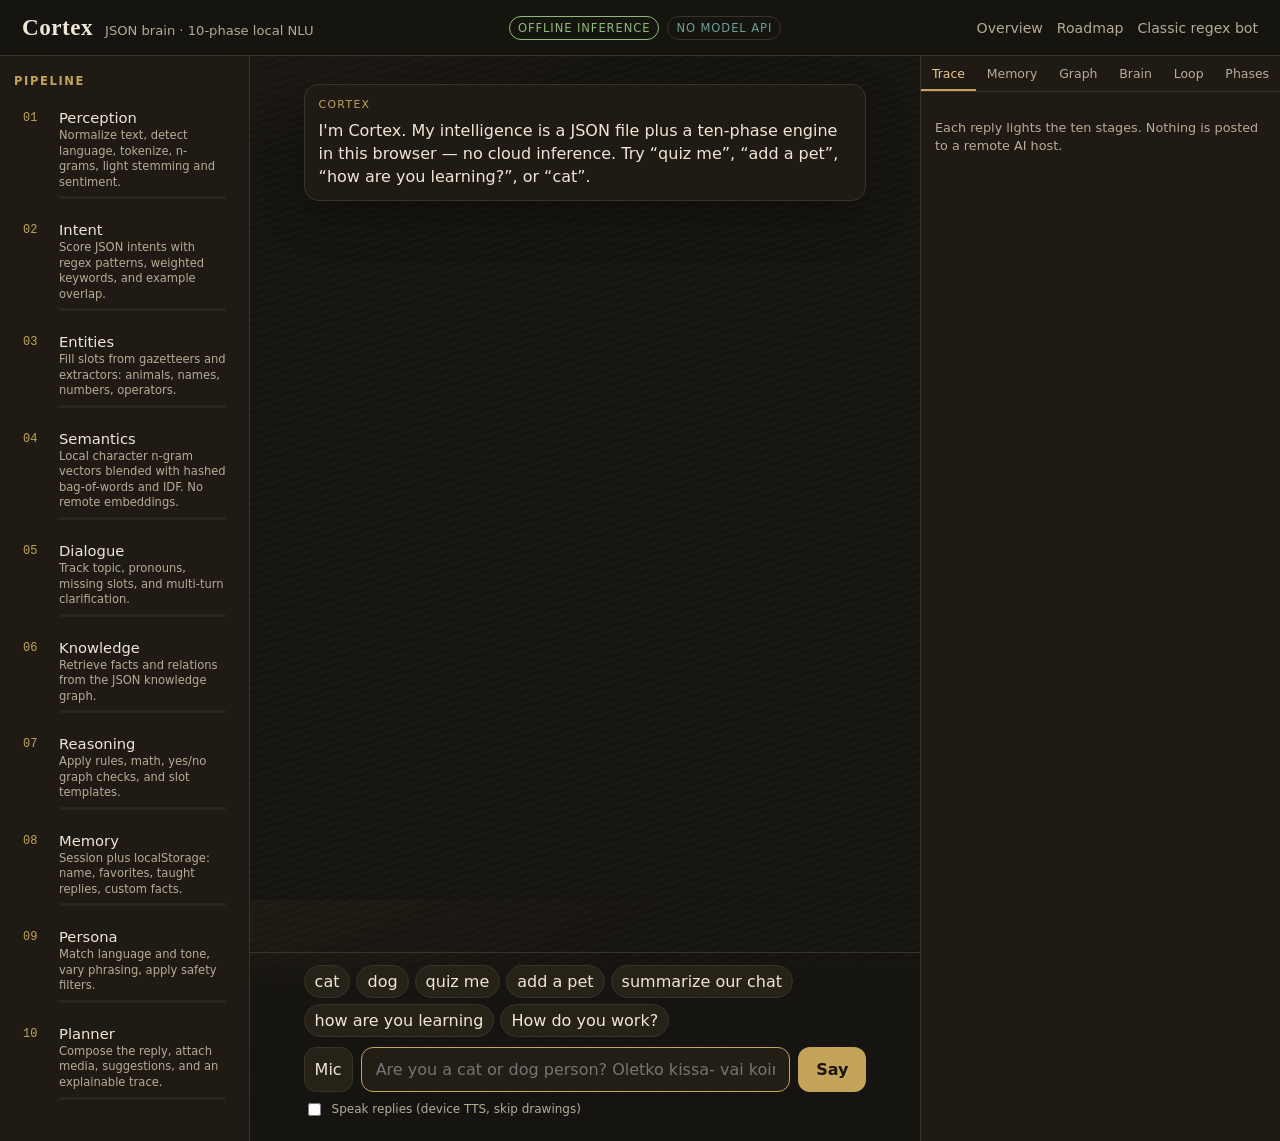
<file: index.html>
<!DOCTYPE html>
<html lang="en">
  <head>
    <meta charset="utf-8">
    <meta name="viewport" content="width=device-width, initial-scale=1">
    <title>Cortex — on-device JSON intelligence</title>
    <meta name="description" content="Ten-phase conversational engine that runs entirely in HTML, CSS, and JS from a JSON brain. No cloud inference.">
    <meta name="theme-color" content="#161410">
    <link rel="manifest" href="manifest.webmanifest">
    <link rel="stylesheet" href="css/app.css">
  </head>
  <body>
    <div class="app">
      <header class="topbar">
        <div class="brand">
          <h1>Cortex</h1>
          <span class="tag">JSON brain · 10-phase local NLU</span>
        </div>
        <div class="badges">
          <span class="badge live">offline inference</span>
          <span class="badge">no model API</span>
          <span class="badge" id="cache-badge" hidden>cached shell</span>
        </div>
        <nav>
          <a href="OVERVIEW.md">Overview</a>
          <a href="ROADMAP.md">Roadmap</a>
          <a href="chatBot.html">Classic regex bot</a>
        </nav>
      </header>

      <div class="workspace">
        <aside class="rail" aria-label="Pipeline phases">
          <h2>Pipeline</h2>
          <div id="phase-list"></div>
        </aside>

        <main class="stage">
          <div id="transcript" class="transcript" aria-live="polite"></div>
          <div class="composer">
            <div id="chips" class="chips"></div>
            <div class="row">
              <button type="button" id="mic" class="icon-btn" hidden title="Voice in (browser speech API — OS may send audio to a vendor recognizer; Cortex does not)">Mic</button>
              <input id="input" type="text" autofocus autocomplete="off" placeholder="Are you a cat or dog person? Oletko kissa- vai koiraihminen?">
              <button class="primary" id="say" type="button">Say</button>
            </div>
            <label class="tts-toggle" id="tts-wrap" hidden>
              <input type="checkbox" id="tts"> Speak replies (device TTS, skip drawings)
            </label>
          </div>
        </main>

        <aside class="inspector">
          <div class="tabs">
            <button type="button" class="active" data-tab="trace">Trace</button>
            <button type="button" data-tab="memory">Memory</button>
            <button type="button" data-tab="graph">Graph</button>
            <button type="button" data-tab="brain">Brain</button>
            <button type="button" data-tab="loop">Loop</button>
            <button type="button" data-tab="roadmap">Phases</button>
          </div>
          <div class="panel-body" data-pane="trace">
            <p class="hint">Each reply lights the ten stages. Nothing is posted to a remote AI host.</p>
            <div id="trace-list"></div>
          </div>
          <div class="panel-body hidden mem" data-pane="memory">
            <p class="hint">Persisted with localStorage in this browser only.</p>
            <div class="actions">
              <button id="reset-mem" type="button">Clear memory</button>
            </div>
            <div id="mem-view"></div>
          </div>
          <div class="panel-body hidden" data-pane="graph">
            <p class="hint">JSON nodes and is_a edges. Click a circle for summary. Last reply highlights the nodes it used.</p>
            <div id="graph-svg"></div>
            <p id="graph-detail" class="hint"></p>
          </div>
          <div class="panel-body hidden" data-pane="brain">
            <p class="hint">The entire skill set is this JSON document. Edit and apply — the engine recompiles in-page.</p>
            <div id="pack-list" class="pack-list"></div>
            <div class="actions">
              <button id="apply-brain" type="button">Apply JSON</button>
              <button id="download-brain" type="button">Export</button>
              <label class="file-btn">Import <input id="import-brain" type="file" accept="application/json" hidden></label>
            </div>
            <p id="brain-error" class="err"></p>
            <textarea id="brain-json" class="brain" spellcheck="false" aria-label="Brain JSON"></textarea>
          </div>
          <div class="panel-body hidden" data-pane="loop">
            <p class="hint">On-device loop: reward from thanks / “that’s wrong” / meant: labels, then rehearse paraphrases and raise the adapters that actually helped. Nothing leaves this browser.</p>
            <div class="actions">
              <button id="loop-practice" type="button">Practice now</button>
              <button id="loop-reset" type="button">Reset loop</button>
            </div>
            <div id="loop-view"></div>
          </div>
          <div class="panel-body hidden" data-pane="roadmap">
            <p class="hint">Implemented end-to-end in HTML, CSS, and JavaScript. The cloud is not in the request path.</p>
            <div id="roadmap-list"></div>
          </div>
        </aside>
      </div>
    </div>

    <div id="diff-modal" class="modal hidden" role="dialog" aria-labelledby="diff-title">
      <div class="card">
        <h3 id="diff-title">Brain import diff</h3>
        <p id="diff-summary" class="hint"></p>
        <ul id="diff-list"></ul>
        <div class="actions">
          <button id="diff-apply" type="button" class="primary">Apply all</button>
          <button id="diff-intents" type="button">Apply intents only</button>
          <button id="diff-cancel" type="button">Cancel</button>
        </div>
      </div>
    </div>

    <script src="js/engine.js"></script>
    <script src="js/app.js"></script>
  </body>
</html>
</file>
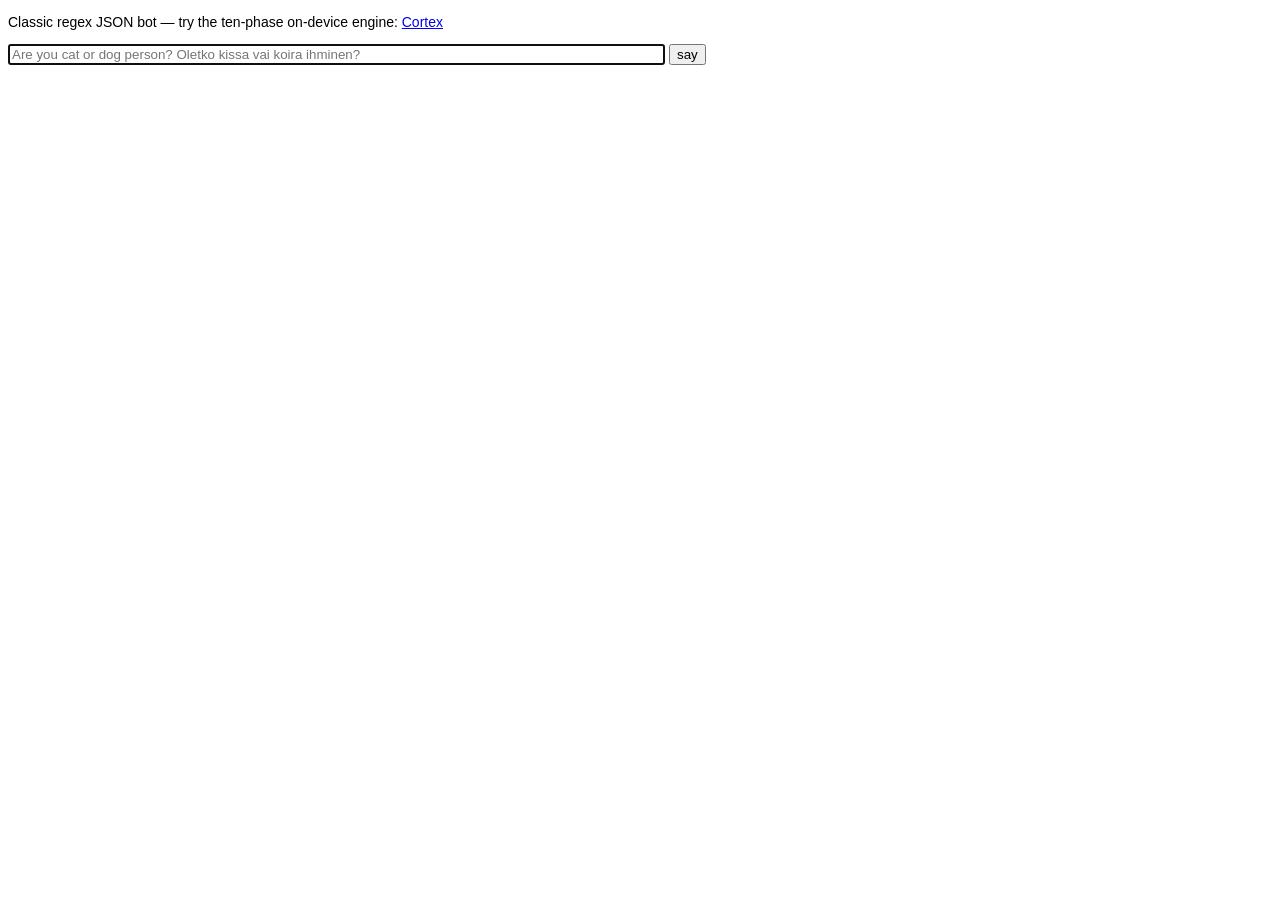
<file: chatBot.html>
<!DOCTYPE html>
<html>
    <head>
        <meta charset="utf-8">
        <title>ChatBot</title>
        <meta name="viewport" content="width=device-width, initial-scale=1">
        <script>
        //say cat or dog or both
var dogOrcat = [
    {"re": /(cat|kissa|cats|kissoista)/gi, "output": "\<img height\=\"500\" width\=\"500\" src=\"http://pak101.com/forum/HotEngine/2011/6/13/innocent_cat_zlxso.jpg\">"},
    {"re": /(dog|koira|dogs|koirista)/gi, "output": "\<img  height\=\"500\" width\=\"500\" src=\"https://www.nationalgeographic.com/content/dam/animals/thumbs/rights-exempt/mammals/d/domestic-dog_thumb.jpg \">"},
    {"re": /(both|molemmista|molemmat)/gi, "output": "\<img height\=\"500\" width\=\"500\" src=\"http://pak101.com/forum/HotEngine/2011/6/13/innocent_cat_zlxso.jpg\"> \<img  height\=\"500\" width\=\"500\" src=\"https://www.nationalgeographic.com/content/dam/animals/thumbs/rights-exempt/mammals/d/domestic-dog_thumb.jpg \">"},
    {"re": /^(hi|hello|hey)/gi, "output": ["Hi! Nice to meet you", "Hello stranger!"]},    
    {"re": /.*/gi, "output": ["Write cat or dog to see cute pic!", "Wanna see cat or dog picture?"]}
];

    // return a random item form an array of items
    function randomItem(items) {
        return items[Math.floor(Math.random()*items.length)];
    }

            // preprocess the user input, so that extra words and characters
            // are discarded and everything is converted to lowercase
            function preprocess(input) {
                return input.trim().replace(/\s\s+/gi, " ").
                replace(/[!.?]+$/g, "").toLowerCase();
            }
    
            // create a response based on the pattern matching
            // patterns is a list of objects with the following syntax
            // {"re": /regular exp/gi, "output": "Output string"}
            // {"re": /regular exp/gi, "output": ["string1", "string2..."}
            function process(input, patterns) {
                for(let pattern of patterns) {
                    if (input.match(pattern.re)) {
                        if (typeof(pattern.output)=="string") {
                            var s = pattern.output;
                        } else {
                            var s = randomItem(pattern.output);   
                        }
                        return s.replace(/\*/gi, input);
                    }
                }
            }
            function say() {
                var input = document.getElementById("input").value;
                var output = process(preprocess(input), dogOrcat);
                document.getElementById("output").innerHTML = output;
            }
        </script>
    </head>
    <body>
<p style="font-family:sans-serif;font-size:14px;">Classic regex JSON bot — try the ten-phase on-device engine: <a href="index.html">Cortex</a></p>
<form>
    <input type="text" id="input" name="input" size="80" autofocus placeholder="Are you cat or dog person? Oletko kissa vai koira ihminen?">
    <input type="button" value="say" onclick="say()"><br>
    <output id="output"></output>
</form>
</body>
</html>
</file>
<file: css/app.css>
:root {
  --ink: #efe6d6;
  --ink-dim: #b7ab96;
  --paper: #161410;
  --panel: #1f1b14;
  --panel-2: #272218;
  --line: #3a3428;
  --brass: #c4a35a;
  --brass-2: #e8c98a;
  --patina: #6f9e98;
  --ember: #c46c54;
  --user: #3a3328;
  --ok: #8fba7a;
  --shadow: 0 18px 40px rgba(0, 0, 0, 0.28);
  --serif: "Iowan Old Style", "Palatino Linotype", Palatino, Georgia, serif;
  --sans: "Segoe UI", system-ui, -apple-system, sans-serif;
  --mono: ui-monospace, "Cascadia Code", "SF Mono", Menlo, monospace;
}

* { box-sizing: border-box; }
html, body { height: 100%; }
body {
  margin: 0;
  color: var(--ink);
  font-family: var(--sans);
  background:
    radial-gradient(1200px 500px at 10% -10%, rgba(196, 163, 90, 0.08), transparent 50%),
    repeating-linear-gradient(-18deg, rgba(255,255,255,0.015) 0 2px, transparent 2px 7px),
    var(--paper);
}

a { color: var(--brass-2); }

.app {
  min-height: 100%;
  display: grid;
  grid-template-rows: auto 1fr;
}

.topbar {
  display: flex;
  align-items: center;
  justify-content: space-between;
  gap: 16px;
  padding: 14px 22px;
  border-bottom: 1px solid var(--line);
  background: rgba(22, 20, 16, 0.9);
  position: sticky;
  top: 0;
  z-index: 5;
  backdrop-filter: blur(8px);
}

.brand {
  display: flex;
  align-items: baseline;
  gap: 12px;
}
.brand h1 {
  margin: 0;
  font-family: var(--serif);
  font-weight: 600;
  font-size: 1.45rem;
  letter-spacing: 0.02em;
}
.brand .tag {
  color: var(--ink-dim);
  font-size: 0.82rem;
}

.badges { display: flex; gap: 8px; flex-wrap: wrap; align-items: center; }
.badge {
  font-size: 0.72rem;
  letter-spacing: 0.08em;
  text-transform: uppercase;
  border: 1px solid var(--line);
  padding: 4px 8px;
  border-radius: 999px;
  color: var(--patina);
}
.badge.live { border-color: var(--ok); color: var(--ok); }
.topbar nav { display: flex; gap: 14px; font-size: 0.88rem; }
.topbar nav a { color: var(--ink-dim); text-decoration: none; }
.topbar nav a:hover { color: var(--ink); }

.workspace {
  display: grid;
  grid-template-columns: 250px minmax(0, 1fr) minmax(280px, 360px);
  min-height: 0;
}

.rail, .inspector {
  background: var(--panel);
  border-right: 1px solid var(--line);
  overflow: auto;
}
.inspector { border-right: 0; border-left: 1px solid var(--line); }

.rail { padding: 18px 14px 28px; }
.rail h2, .inspector h2 {
  margin: 0 0 12px;
  font-size: 0.72rem;
  letter-spacing: 0.14em;
  text-transform: uppercase;
  color: var(--brass);
  font-weight: 600;
}

.phase {
  display: grid;
  grid-template-columns: 28px 1fr;
  gap: 8px;
  padding: 8px 8px;
  border-radius: 10px;
  margin-bottom: 4px;
  border: 1px solid transparent;
}
.phase .num {
  font-family: var(--mono);
  font-size: 0.75rem;
  color: var(--brass);
  padding-top: 2px;
}
.phase .title { font-size: 0.92rem; }
.phase .detail {
  font-size: 0.72rem;
  color: var(--ink-dim);
  margin-top: 2px;
  line-height: 1.35;
  word-break: break-word;
}
.phase .meter {
  height: 3px;
  background: #2a261c;
  margin-top: 6px;
  border-radius: 99px;
  overflow: hidden;
}
.phase .meter > span {
  display: block;
  height: 100%;
  width: 0;
  background: linear-gradient(90deg, var(--brass), var(--patina));
  transition: width 280ms ease;
}
.phase.on {
  background: var(--panel-2);
  border-color: #4a4030;
}
.phase.on .title { color: var(--brass-2); }

.stage {
  display: grid;
  grid-template-rows: 1fr auto;
  min-height: 0;
}

.transcript {
  overflow: auto;
  padding: 28px 8% 12px;
  display: flex;
  flex-direction: column;
  gap: 14px;
}

.msg {
  max-width: 72ch;
  padding: 12px 14px;
  border-radius: 14px;
  line-height: 1.45;
  box-shadow: var(--shadow);
}
.msg.bot {
  background: var(--panel);
  border: 1px solid var(--line);
  align-self: flex-start;
}
.msg.user {
  background: var(--user);
  align-self: flex-end;
  border: 1px solid #4d4638;
}
.msg .who {
  font-size: 0.68rem;
  letter-spacing: 0.12em;
  text-transform: uppercase;
  color: var(--brass);
  margin-bottom: 6px;
}
.msg .body { white-space: pre-wrap; }
.msg .intent {
  margin-top: 8px;
  font-family: var(--mono);
  font-size: 0.7rem;
  color: var(--patina);
}
.sprites {
  display: flex;
  gap: 10px;
  flex-wrap: wrap;
  margin-top: 10px;
}
.sprite { width: 180px; height: 150px; display: block; }

.composer {
  padding: 12px 8% 22px;
  border-top: 1px solid var(--line);
  background: linear-gradient(180deg, transparent, rgba(22,20,16,0.9) 18%);
}
.chips { display: flex; flex-wrap: wrap; gap: 6px; margin-bottom: 10px; }
.chip, button, .file-btn {
  font: inherit;
  color: var(--ink);
  background: var(--panel-2);
  border: 1px solid var(--line);
  border-radius: 999px;
  padding: 6px 10px;
  cursor: pointer;
}
.chip:hover, button:hover { border-color: var(--brass); }
.row {
  display: grid;
  grid-template-columns: 1fr auto;
  gap: 8px;
  align-items: stretch;
}
.row.with-mic {
  grid-template-columns: auto 1fr auto;
}
.icon-btn {
  border-radius: 12px;
  min-width: 48px;
}
.icon-btn.live {
  border-color: var(--ember);
  color: var(--ember);
}
.tts-toggle {
  display: flex;
  gap: 8px;
  align-items: center;
  margin-top: 8px;
  color: var(--ink-dim);
  font-size: 0.75rem;
}
.tts-toggle[hidden] { display: none; }
.row input[type="text"] {
  font: inherit;
  font-size: 1rem;
  padding: 12px 14px;
  border-radius: 12px;
  border: 1px solid var(--line);
  background: #221e16;
  color: var(--ink);
  outline: none;
}
.row input[type="text"]:focus { border-color: var(--brass); }
.row button.primary {
  padding: 0 18px;
  border-radius: 12px;
  background: var(--brass);
  color: #1a160f;
  font-weight: 650;
  border: 0;
}

.tabs {
  display: flex;
  flex-wrap: wrap;
  gap: 0;
  border-bottom: 1px solid var(--line);
}
.tabs button {
  flex: 1 1 auto;
  border: 0;
  border-radius: 0;
  background: transparent;
  padding: 10px 6px;
  color: var(--ink-dim);
  font-size: 0.78rem;
}
.tabs button.active {
  color: var(--brass-2);
  box-shadow: inset 0 -2px 0 var(--brass);
}

.panel-body { padding: 14px; }
.panel-body.hidden { display: none; }

.trace-line {
  font-family: var(--mono);
  font-size: 0.75rem;
  padding: 6px 0;
  border-bottom: 1px dashed #332e24;
  color: var(--ink-dim);
}
.trace-line strong { color: var(--ink); font-weight: 600; }

textarea.brain {
  width: 100%;
  min-height: 280px;
  background: #140f0c;
  color: #d7cbb4;
  border: 1px solid var(--line);
  border-radius: 10px;
  font-family: var(--mono);
  font-size: 0.72rem;
  padding: 10px;
  resize: vertical;
}

.hint { color: var(--ink-dim); font-size: 0.8rem; line-height: 1.4; }
.actions { display: flex; flex-wrap: wrap; gap: 8px; margin: 8px 0 12px; }

.roadmap-item { margin: 0 0 12px; padding-bottom: 10px; border-bottom: 1px solid #2e2a22; }
.roadmap-item h3 {
  margin: 0 0 4px;
  font-size: 0.92rem;
  font-family: var(--serif);
}
.roadmap-item p { margin: 0; color: var(--ink-dim); font-size: 0.82rem; }

.mem dl { margin: 0; }
.mem dt { color: var(--brass); font-size: 0.72rem; letter-spacing: 0.08em; text-transform: uppercase; margin-top: 10px; }
.mem dd { margin: 4px 0 0; }

.loop-stat { margin: 8px 0 12px; }
.loop-stat .meter {
  height: 6px;
  background: #2a261c;
  border-radius: 99px;
  overflow: hidden;
  margin-top: 4px;
}
.loop-stat .meter > span {
  display: block;
  height: 100%;
  background: linear-gradient(90deg, var(--brass), var(--patina));
}
.loop-note {
  font-size: 0.82rem;
  color: var(--ink);
  margin: 8px 0;
}
.loop-ep {
  font-family: var(--mono);
  font-size: 0.72rem;
  color: var(--ink-dim);
  padding: 4px 0;
  border-bottom: 1px dashed #332e24;
}

.err { color: var(--ember); font-size: 0.85rem; }

.pack-list { margin: 0 0 8px; }
.pack-item {
  display: flex;
  gap: 8px;
  align-items: flex-start;
  font-size: 0.82rem;
  margin: 6px 0;
  color: var(--ink-dim);
}
.pack-item strong { color: var(--ink); font-weight: 600; }

.kg {
  width: 100%;
  height: 280px;
  background: #140f0c;
  border-radius: 10px;
  border: 1px solid var(--line);
}
.kg line { stroke: #4a4030; stroke-width: 1.5; }
.kg line.on { stroke: var(--brass); stroke-width: 2.6; }
.kg-node circle { fill: var(--panel-2); stroke: var(--line); stroke-width: 1.5; }
.kg-node.on circle { fill: #3a3020; stroke: var(--brass); }
.kg-node text {
  fill: var(--ink);
  font-size: 8px;
  font-family: var(--mono);
  pointer-events: none;
}
.kg-node { cursor: pointer; }

#graph-detail { margin-top: 10px; white-space: pre-wrap; }

.modal {
  position: fixed;
  inset: 0;
  background: rgba(0, 0, 0, 0.55);
  display: flex;
  align-items: center;
  justify-content: center;
  z-index: 20;
  padding: 16px;
}
.modal.hidden { display: none; }
.modal .card {
  background: var(--panel);
  border: 1px solid var(--line);
  padding: 18px;
  border-radius: 14px;
  max-width: 28rem;
  width: 100%;
  max-height: 80vh;
  overflow: auto;
  box-shadow: var(--shadow);
}
.modal h3 {
  margin: 0 0 8px;
  font-family: var(--serif);
}
.modal ul {
  margin: 8px 0 12px;
  padding-left: 1.2rem;
  color: var(--ink-dim);
  font-size: 0.85rem;
}
.modal .primary {
  background: var(--brass);
  color: #1a160f;
  border: 0;
  font-weight: 650;
}

@media (max-width: 1040px) {
  .workspace { grid-template-columns: 1fr; }
  .rail, .inspector { border: 0; border-top: 1px solid var(--line); max-height: 320px; }
  .msg { max-width: 100%; }
  .transcript, .composer { padding-left: 16px; padding-right: 16px; }
}
</file>
